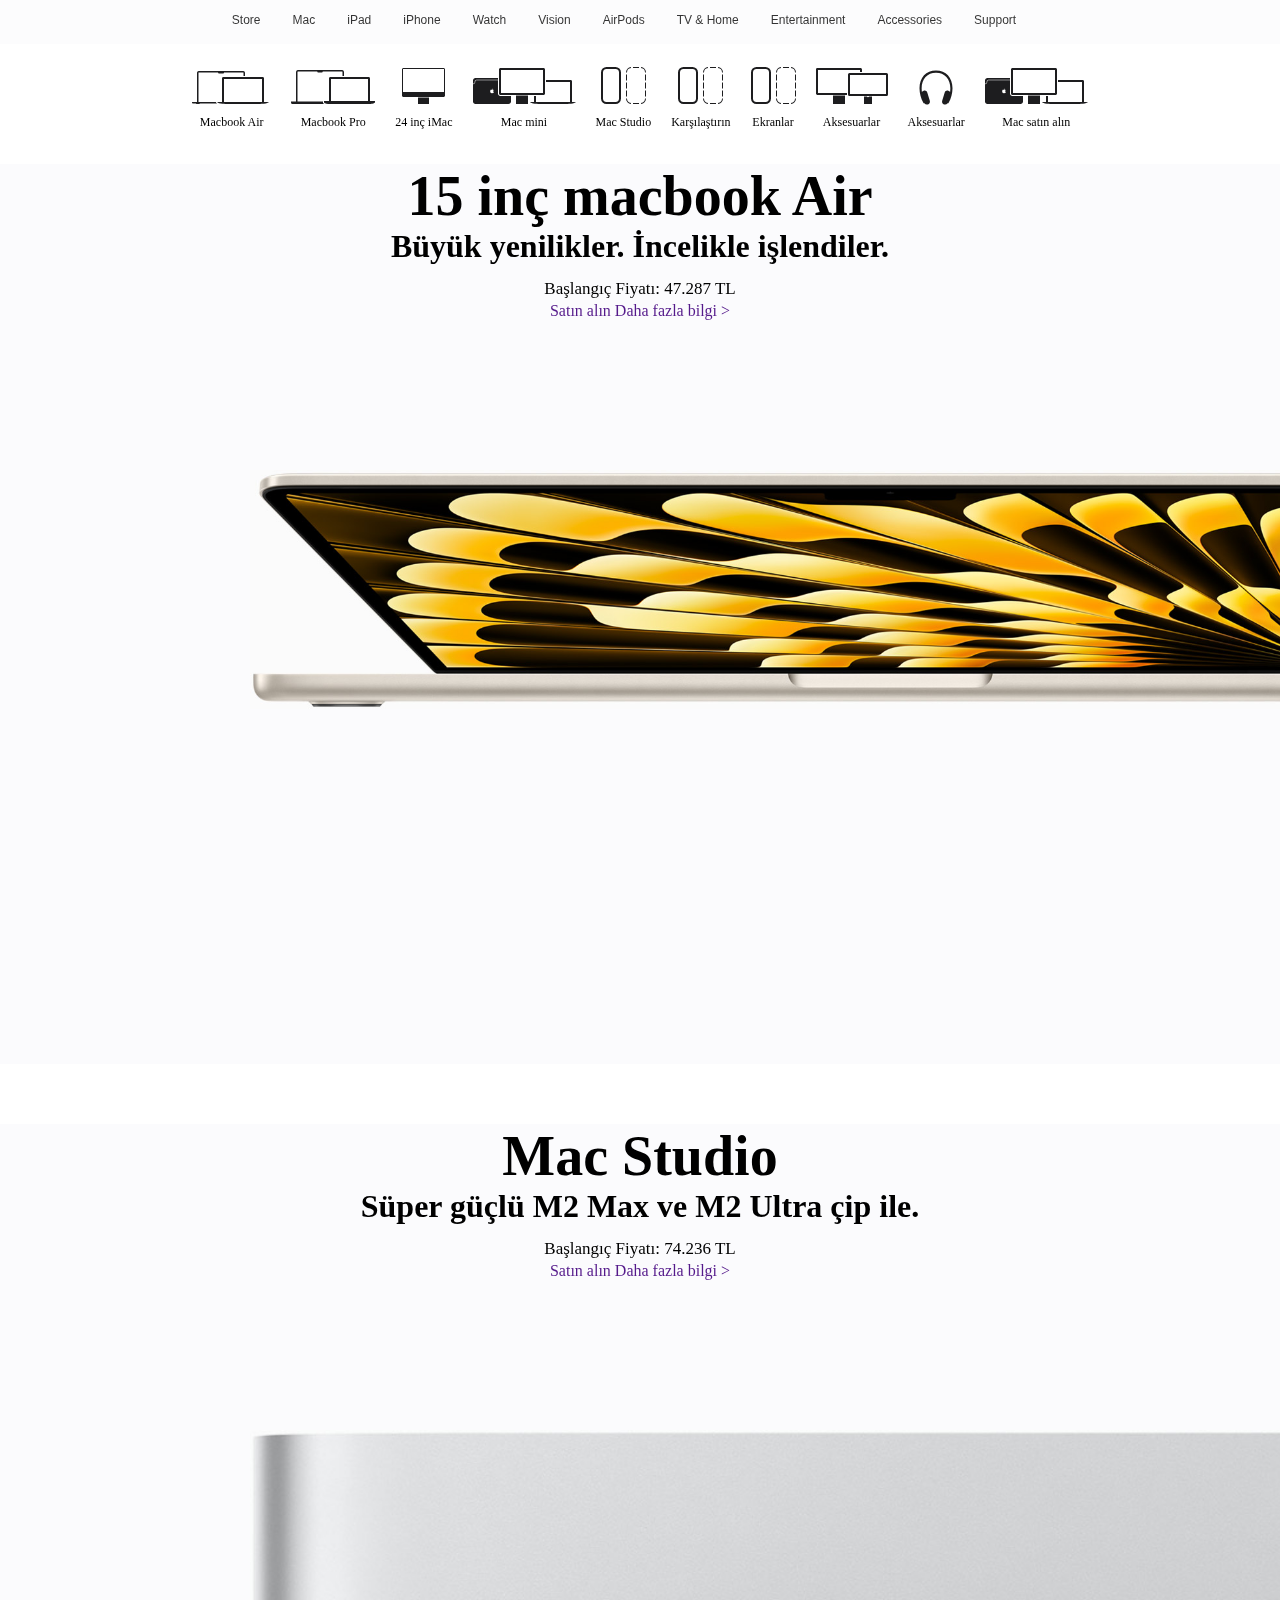
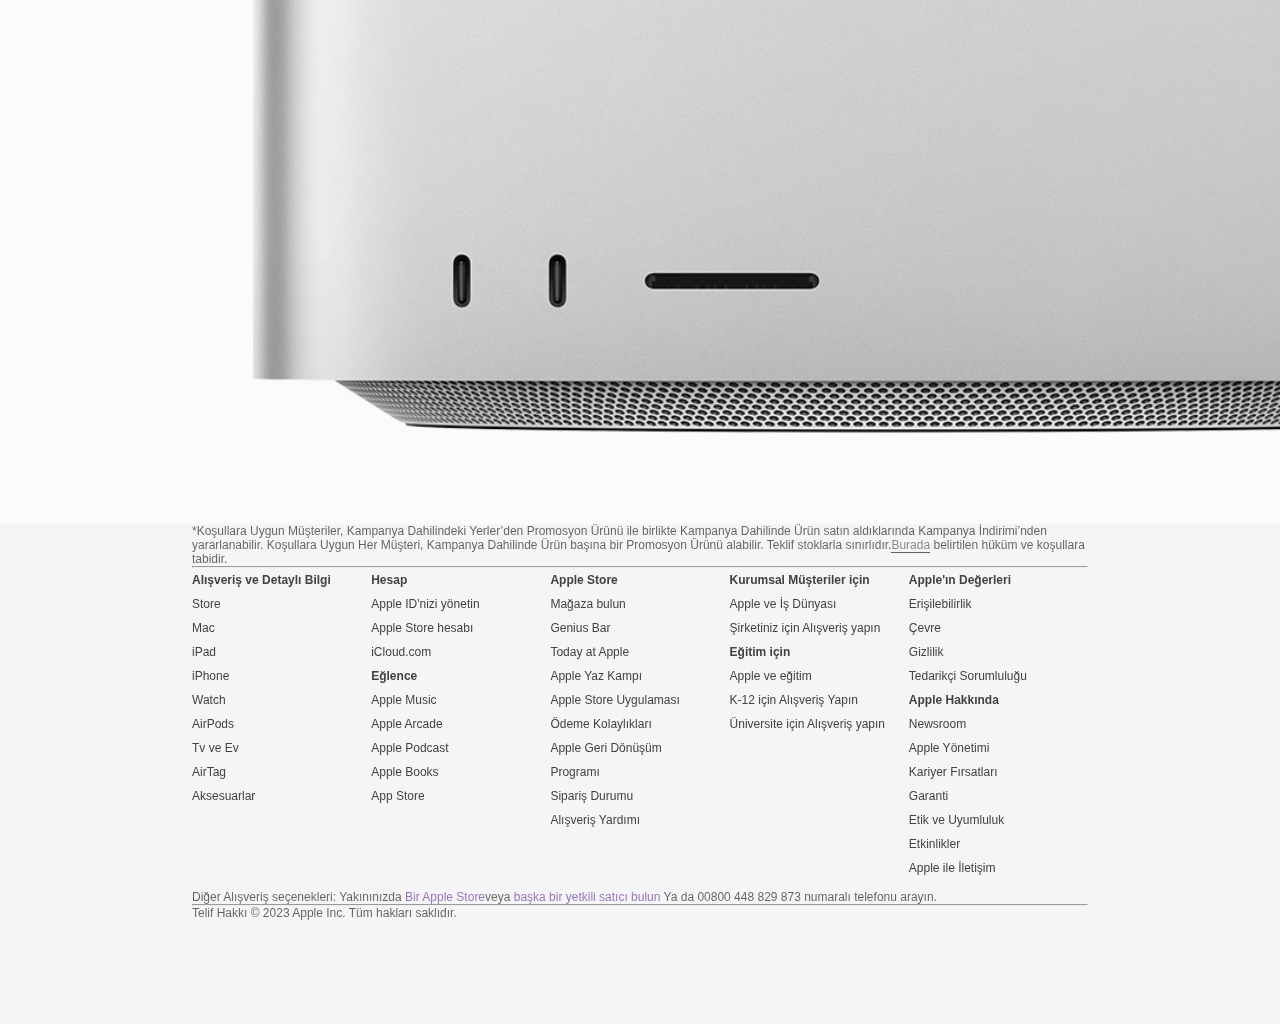
<file: apple-clone/mac.html>
<!DOCTYPE html>
<html lang="en">
  <head>
    <meta charset="UTF-8" />
    <meta http-equiv="X-UA-Compatible" content="IE=edge" />
    <meta name="viewport" content="width=device-width, initial-scale=1.0" />
    <title>Mac</title>
    <link
      rel="stylesheet"
      href="https://cdnjs.cloudflare.com/ajax/libs/font-awesome/6.4.2/css/all.min.css"
      integrity="sha512-z3gLpd7yknf1YoNbCzqRKc4qyor8gaKU1qmn+CShxbuBusANI9QpRohGBreCFkKxLhei6S9CQXFEbbKuqLg0DA=="
      crossorigin="anonymous"
      referrerpolicy="no-referrer"
    />
    <link
      href="https://cdn.jsdelivr.net/npm/bootstrap@5.3.2/dist/css/bootstrap.min.css"
      rel="stylesheet"
      integrity="sha384-T3c6CoIi6uLrA9TneNEoa7RxnatzjcDSCmG1MXxSR1GAsXEV/Dwwykc2MPK8M2HN"
      crossorigin="anonymous"
    />
    <link rel="stylesheet" href="./style.css" />
  </head>
  <body>
    <nav class="fixed-top">
      <ul>
        <li>
          <a style="font-size: 17px" href="./index.html"
            ><i class="fa-brands fa-apple"></i
          ></a>
        </li>
        <li><a href="">Store</a></li>
        <li><a href="mac.html">Mac</a></li>
        <li><a href="">iPad</a></li>
        <li><a href="">iPhone</a></li>
        <li><a href="">Watch</a></li>
        <li><a href="">Vision</a></li>
        <li><a href="">AirPods</a></li>
        <li><a href="">TV & Home</a></li>
        <li><a href="">Entertainment</a></li>
        <li><a href="">Accessories</a></li>
        <li><a href="support.html">Support</a></li>
        <li>
          <a href=""><i class="fa-solid fa-magnifying-glass"></i></a>
        </li>
        <li>
          <a href=""><i class="fa-solid fa-bag-shopping"></i></a>
        </li>
      </ul>
    </nav>
    <main class="mt-5">
      <div class="mac-mini-photos">
        <ul>
          <li>
            <a href=""
              ><div>
                <img
                  src="./img/macbookair_light__f0o95rwae8ae_large.svg"
                  alt=""
                />
              </div>
              <span>Macbook Air</span>
            </a>
          </li>
          <li>
            <a href=""
              ><div>
                <img
                  src="./img/macbook_pro_light__e791sjqzt32a_large.svg"
                  alt=""
                />
              </div>
              <span>Macbook Pro</span></a
            >
          </li>
          <li>
            <a href=""
              ><div>
                <img src="./img/imac_24_light__colyztscbeeu_large.svg" alt="" />
              </div>
              <span>24 inç iMac</span></a
            >
          </li>
          <li>
            <a href=""
              ><div>
                <img
                  src="./img/mac_shop_light__layuggud1xe2_large.svg"
                  alt=""
                />
              </div>
              <span>Mac mini</span></a
            >
          </li>
          <li>
            <a href=""
              ><div>
                <img
                  src="./img/mac_compare_light__emml1umdv9m6_large.svg"
                  alt=""
                />
              </div>
              <span>Mac Studio</span></a
            >
          </li>
          <li>
            <a href=""
              ><div>
                <img
                  src="./img/mac_compare_light__emml1umdv9m6_large.svg"
                  alt=""
                />
              </div>
              <span>Karşılaştırın</span></a
            >
          </li>
          <li>
            <a href=""
              ><div>
                <img
                  src="./img/mac_compare_light__emml1umdv9m6_large.svg"
                  alt=""
                />
              </div>
              <span>Ekranlar</span></a
            >
          </li>
          <li>
            <a href=""
              ><div>
                <img
                  src="./img/displays_light__ewxqx5obdxci_large.svg"
                  alt=""
                />
              </div>
              <span>Aksesuarlar</span></a
            >
          </li>
          <li>
            <a href=""
              ><div>
                <img
                  src="./img/mac_accessories_light__cuds10wyptyu_large.svg"
                  alt=""
                />
              </div>
              <span>Aksesuarlar</span></a
            >
          </li>
          <li>
            <a href=""
              ><div>
                <img
                  src="./img/mac_shop_light__layuggud1xe2_large.svg"
                  alt=""
                />
              </div>
              <span>Mac satın alın</span></a
            >
          </li>
        </ul>
      </div>
    </main>

    <div class="macbook-air-first pt-lg-5">
      <h2>15 inç macbook Air</h2>
      <p>Büyük yenilikler. İncelikle işlendiler.</p>
      <p><span>Başlangıç Fiyatı: 47.287 TL</span></p>
      <div class="mt-2 pb-4">
        <a class="bg-primary text-light rounded-pill p-2 me-2" href=""
          >Satın alın</a
        >
        <a href="">Daha fazla bilgi ></a>
      </div>
      <img src="./img/macbook-air-first.jpeg" alt="" />
    </div>

    <div class="mac-studio mt-3 pt-lg-5">
      <h2>Mac Studio</h2>
      <p>Süper güçlü M2 Max ve M2 Ultra çip ile.</p>
      <p><span>Başlangıç Fiyatı: 74.236 TL</span></p>
      <div class="mt-2 pb-4">
        <a class="bg-primary text-light rounded-pill p-2 me-2" href=""
          >Satın alın</a
        >
        <a href="">Daha fazla bilgi ></a>
      </div>
      <img src="./img/mac-studio.jpeg" alt="" />
    </div>

    <footer>
      <p>
        *Koşullara Uygun Müşteriler, Kampanya Dahilindeki Yerler’den Promosyon
        Ürünü ile birlikte Kampanya Dahilinde Ürün satın aldıklarında Kampanya
        İndirimi’nden yararlanabilir. Koşullara Uygun Her Müşteri, Kampanya
        Dahilinde Ürün başına bir Promosyon Ürünü alabilir. Teklif stoklarla
        sınırlıdır.<a
          style="color: #424245; border-bottom: 1px solid black"
          href="/tr/shop/back-to-school/terms-conditions"
          >Burada</a
        >
        belirtilen hüküm ve koşullara tabidir.
      </p>
      <hr />
      <div class="footer-menu">
        <div>
          <ul>
            <li>
              <a class="baslik" href="">Alışveriş ve Detaylı Bilgi</a>
              <a href="">Store</a>
              <a href="">Mac</a>
              <a href="">iPad</a>
              <a href="">iPhone</a>
              <a href="">Watch</a>
              <a href="">AirPods</a>
              <a href="">Tv ve Ev</a>
              <a href="">AirTag</a>
              <a href="">Aksesuarlar</a>
            </li>
          </ul>
        </div>
        <div>
          <ul>
            <li>
              <a class="baslik" href="">Hesap</a>
              <a href="">Apple ID'nizi yönetin</a>
              <a href="">Apple Store hesabı</a>
              <a href="">iCloud.com</a>
              <a class="baslik mt-3" href="">Eğlence</a>
              <a href="">Apple Music</a>
              <a href="">Apple Arcade</a>
              <a href="">Apple Podcast</a><a href="">Apple Books</a>
              <a href="">App Store</a>
            </li>
          </ul>
        </div>
        <div>
          <ul>
            <li>
              <a class="baslik" href="">Apple Store</a>
              <a href="">Mağaza bulun</a>
              <a href="">Genius Bar</a>
              <a href="">Today at Apple</a><a href="">Apple Yaz Kampı</a>
              <a href="">Apple Store Uygulaması</a>
              <a href="">Ödeme Kolaylıkları</a>
              <a href="">Apple Geri Dönüşüm Programı</a>
              <a href="">Sipariş Durumu</a>
              <a href="">Alışveriş Yardımı</a>
            </li>
          </ul>
        </div>
        <div>
          <ul>
            <li>
              <a class="baslik" href="">Kurumsal Müşteriler için</a>
              <a href="">Apple ve İş Dünyası</a>
              <a href="">Şirketiniz için Alışveriş yapın</a>
              <a class="baslik mt-3" href="">Eğitim için</a>
              <a href="">Apple ve eğitim</a>
              <a href="">K-12 için Alışveriş Yapın</a>
              <a href="">Üniversite için Alışveriş yapın</a>
            </li>
          </ul>
        </div>
        <div>
          <ul>
            <li>
              <a class="baslik" href="">Apple'ın Değerleri</a>
              <a href="">Erişilebilirlik</a>
              <a href="">Çevre</a>
              <a href="">Gizlilik</a>
              <a href="">Tedarikçi Sorumluluğu</a>
              <a class="baslik mt-3" href="">Apple Hakkında</a>
              <a href="">Newsroom</a>
              <a href="">Apple Yönetimi</a>
              <a href="">Kariyer Fırsatları</a>
              <a href="">Garanti</a>
              <a href="">Etik ve Uyumluluk</a>
              <a href="">Etkinlikler</a>
              <a href="">Apple ile İletişim</a>
            </li>
          </ul>
        </div>
      </div>
      <p>
        Diğer Alışveriş seçenekleri: Yakınınızda
        <span><a href="">Bir Apple Store</a></span
        >veya
        <span><a href="">başka bir yetkili satıcı bulun</a></span>
        Ya da 00800 448 829 873 numaralı telefonu arayın.
      </p>
      <hr />
      <p>Telif Hakkı © 2023 Apple Inc. Tüm hakları saklıdır.</p>
    </footer>
    <script
      src="https://cdn.jsdelivr.net/npm/bootstrap@5.3.2/dist/js/bootstrap.bundle.min.js"
      integrity="sha384-C6RzsynM9kWDrMNeT87bh95OGNyZPhcTNXj1NW7RuBCsyN/o0jlpcV8Qyq46cDfL"
      crossorigin="anonymous"
    ></script>
  </body>
</html>
</file>
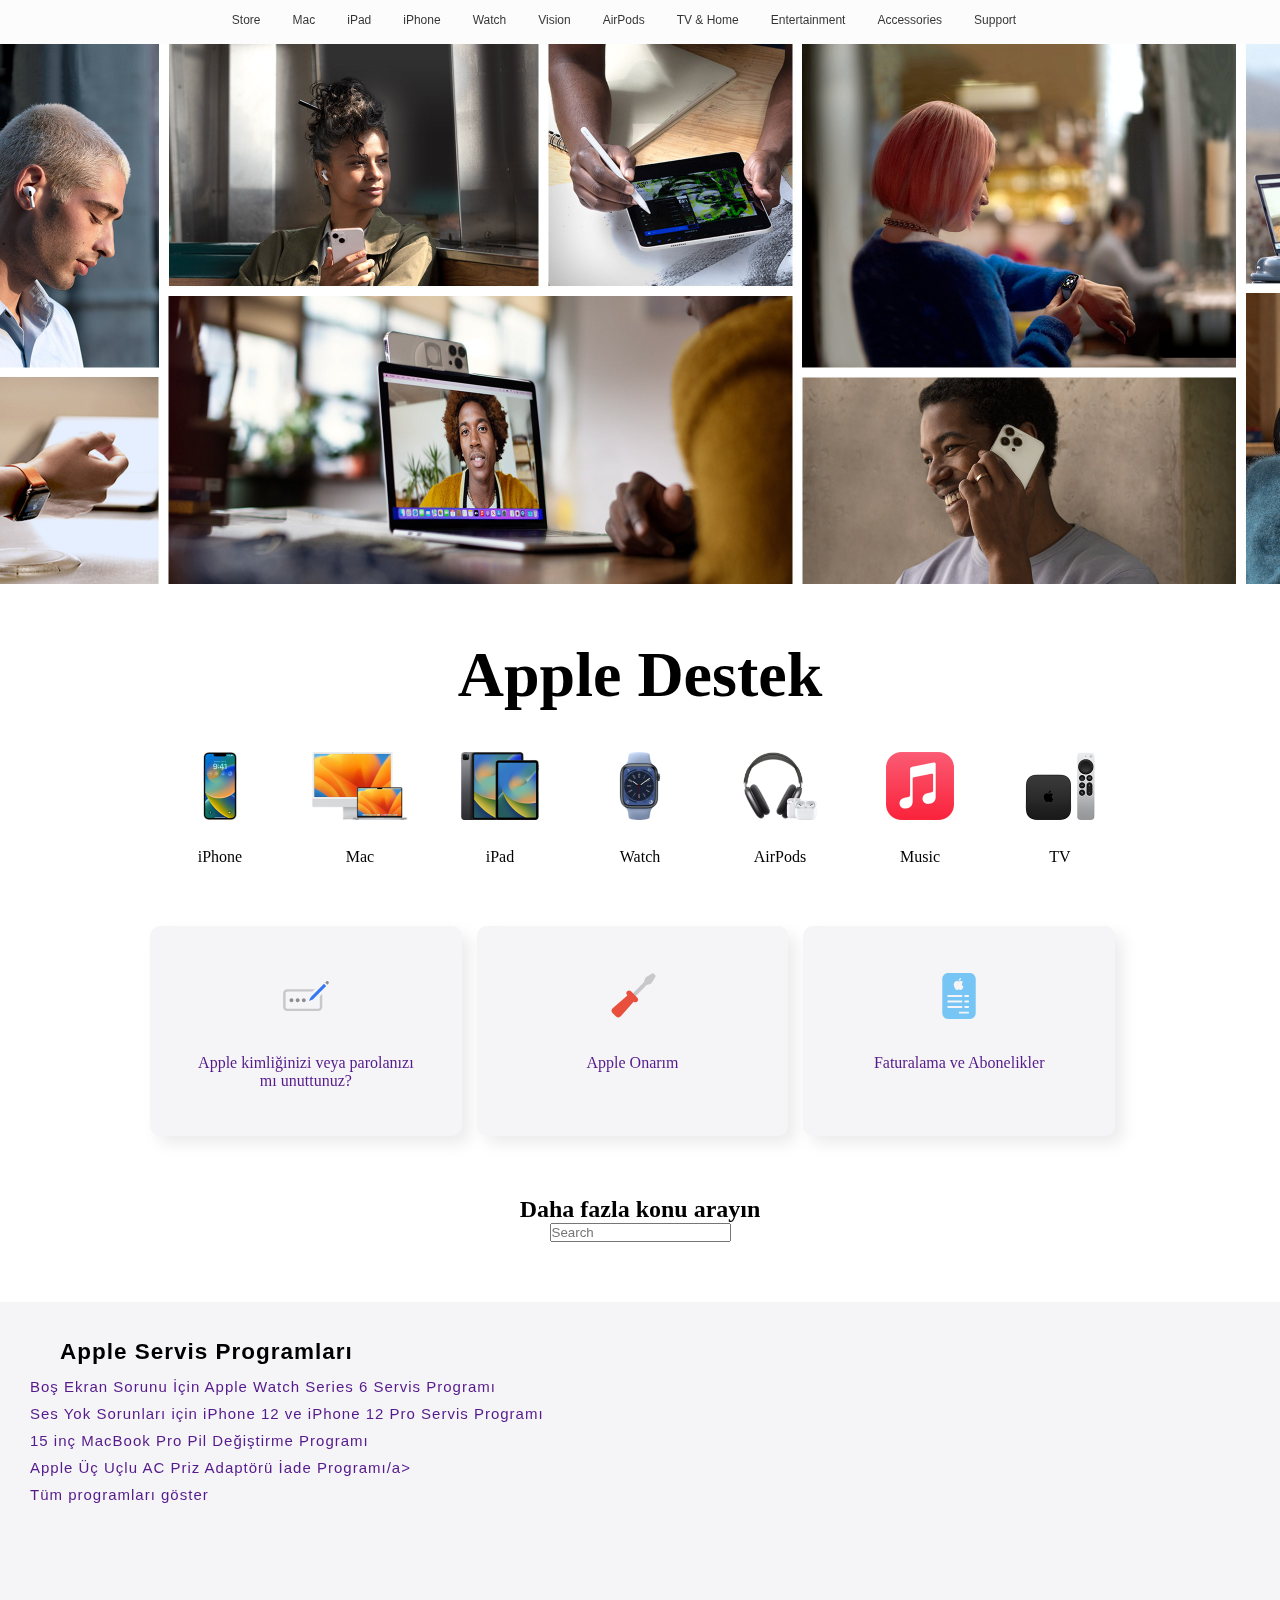
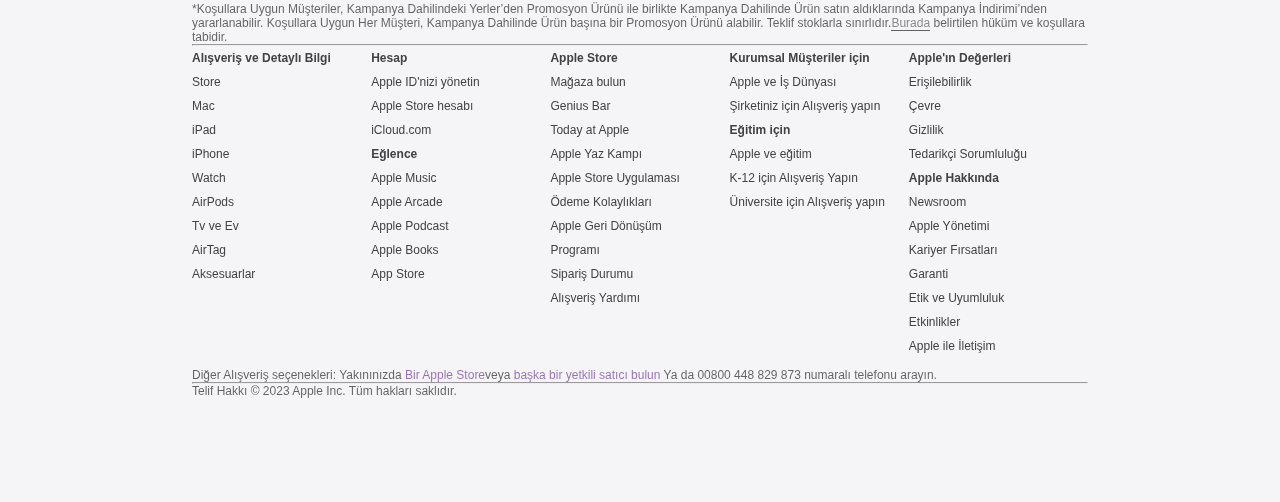
<file: apple-clone/support.html>
<!DOCTYPE html>
<html lang="en">
  <head>
    <meta charset="UTF-8" />
    <meta http-equiv="X-UA-Compatible" content="IE=edge" />
    <meta name="viewport" content="width=device-width, initial-scale=1.0" />
    <title>Apple Support</title>
    <link
      rel="stylesheet"
      href="https://cdnjs.cloudflare.com/ajax/libs/font-awesome/6.4.2/css/all.min.css"
      integrity="sha512-z3gLpd7yknf1YoNbCzqRKc4qyor8gaKU1qmn+CShxbuBusANI9QpRohGBreCFkKxLhei6S9CQXFEbbKuqLg0DA=="
      crossorigin="anonymous"
      referrerpolicy="no-referrer"
    />
    <link
      href="https://cdn.jsdelivr.net/npm/bootstrap@5.3.2/dist/css/bootstrap.min.css"
      rel="stylesheet"
      integrity="sha384-T3c6CoIi6uLrA9TneNEoa7RxnatzjcDSCmG1MXxSR1GAsXEV/Dwwykc2MPK8M2HN"
      crossorigin="anonymous"
    />
    <link rel="stylesheet" href="./style.css" />
  </head>
  <body>
    <nav class="fixed-top">
      <ul>
        <li>
          <a style="font-size: 17px;" href="./index.html"><i class="fa-brands fa-apple"></i></a>
        </li>
        <li><a href="">Store</a></li>
        <li><a href="mac.html">Mac</a></li>
        <li><a href="">iPad</a></li>
        <li><a href="">iPhone</a></li>
        <li><a href="">Watch</a></li>
        <li><a href="">Vision</a></li>
        <li><a href="">AirPods</a></li>
        <li><a href="">TV & Home</a></li>
        <li><a href="">Entertainment</a></li>
        <li><a href="">Accessories</a></li>
        <li><a href="support.html">Support</a></li>
        <li>
          <a href=""><i class="fa-solid fa-magnifying-glass"></i></a>
        </li>
        <li>
          <a href=""><i class="fa-solid fa-bag-shopping"></i></a>
        </li>
      </ul>
    </nav>
    <div class="hero-banner-img">
      <img src="./img/hero-banner-homepage.image.large_2x.jpg" alt="" />
    </div>
    <div class="page-title">
      <h1>Apple Destek</h1>
    </div>
    <div class="products">
      <div class="products-info">
        <a href="">
          <div class="products-img">
            <img src="img/image-grid-iphone_2x.png" alt="" />
          </div>
          <span> iPhone </span>
        </a>
      </div>
      <div class="products-info">
        <a href="">
          <div class="products-img">
            <img src="img/image-grid-mac_2x.png" alt="" />
          </div>
          <span> Mac </span>
        </a>
      </div>
      <div class="products-info">
        <a href="">
          <div class="products-img">
            <img src="img/image-grid-ipad_2x.png" alt="" />
          </div>
          <span> iPad </span>
        </a>
      </div>
      <div class="products-info">
        <a href="">
          <div class="products-img">
            <img src="img/image-grid-watch-_2x.png" alt="" />
          </div>
          <span> Watch </span>
        </a>
      </div>
      <div class="products-info">
        <a href="">
          <div class="products-img">
            <img src="img/image-grid-airpods_2x.png" alt="" />
          </div>
          <span> AirPods </span>
        </a>
      </div>
      <div class="products-info">
        <a href="">
          <div class="products-img">
            <img src="img/image-grid-music_2x.png" alt="" />
          </div>
          <span> Music </span>
        </a>
      </div>
      <div class="products-info">
        <a href="">
          <div class="products-img">
            <img src="img/image-grid-tv_2x.png" alt="" />
          </div>
          <span> TV </span>
        </a>
      </div>
    </div>
    <div class="title-content">
      <div class="content-info">
        <a href="">
          <div class="content-img" >
            <img src="img/tile-topic-password_2x.svg" alt="" />
            <p>Apple kimliğinizi veya parolanızı mı unuttunuz?</p>
          </div>
        </a>
      </div>
      <div class="content-info">
        <a href="">
          <div class="content-img" >
            <img src="img/tile-topic-repair_2x.svg" alt="" />
            <p>Apple Onarım</p>
          </div>
        </a>
      </div>
      <div class="content-info">
        <a href="">
          <div class="content-img" >
            <img src="img/tile-topic-billing_2x.svg" alt="" />
            <p>Faturalama ve Abonelikler</p>
          </div>
        </a>
      </div>
    </div>
    <div class="search">
        <h2>Daha fazla konu arayın</h2>
        <div class="input-group rounded">
            <input type="search" class="form-control rounded" placeholder="Search" aria-label="Search" aria-describedby="search-addon" />
            <span class="input-group-text border-0" id="search-addon">
              <i class="fas fa-search"></i>
            </span>
          </div>
    </div>
    <div class="programs">
        <div class="program-madde">
            <h2>Apple Servis Programları</h2>
            <ul>
                <li><a href="">Boş Ekran Sorunu İçin Apple Watch Series 6 Servis Programı</a></li>
                <li><a href="">Ses Yok Sorunları için iPhone 12 ve iPhone 12 Pro Servis Programı</a></li>
                <li><a href="">15 inç MacBook Pro Pil Değiştirme Programı</a></li>
                <li><a href="">Apple Üç Uçlu AC Priz Adaptörü İade Programı/a></li>
                <li><a href="">Tüm programları göster</a></li>

            </ul>
        </div>
    </div>
    <footer>
        <p>
          *Koşullara Uygun Müşteriler, Kampanya Dahilindeki Yerler’den Promosyon
          Ürünü ile birlikte Kampanya Dahilinde Ürün satın aldıklarında Kampanya
          İndirimi’nden yararlanabilir. Koşullara Uygun Her Müşteri, Kampanya
          Dahilinde Ürün başına bir Promosyon Ürünü alabilir. Teklif stoklarla
          sınırlıdır.<a style="color: #424245; border-bottom:1px solid black;" href="/tr/shop/back-to-school/terms-conditions">Burada</a> belirtilen
          hüküm ve koşullara tabidir.
        </p>
        <hr />
        <div class="footer-menu">
          <div>
            <ul>
              <li>
                <a class="baslik" href="">Alışveriş ve Detaylı Bilgi</a>
                <a href="">Store</a>
                <a href="">Mac</a>
                <a href="">iPad</a>
                <a href="">iPhone</a>
                <a href="">Watch</a>
                <a href="">AirPods</a>
                <a href="">Tv ve Ev</a>
                <a href="">AirTag</a>
                <a href="">Aksesuarlar</a>
              </li>
            </ul>
          </div>
          <div>
            <ul>
              <li>
                <a class="baslik"  href="">Hesap</a>
                <a href="">Apple ID'nizi yönetin</a>
                <a href="">Apple Store hesabı</a>
                <a href="">iCloud.com</a>
                <a class="baslik mt-3"  href="">Eğlence</a>
                <a href="">Apple Music</a>
                <a href="">Apple Arcade</a>
                <a href="">Apple Podcast</a><a href="">Apple Books</a>
                <a href="">App Store</a>
              </li>
            </ul>
          </div>
          <div>
            <ul>
              <li>
                <a class="baslik"  href="">Apple Store</a>
                <a href="">Mağaza bulun</a>
                <a href="">Genius Bar</a>
                <a href="">Today at Apple</a><a href="">Apple Yaz Kampı</a>
                <a href="">Apple Store Uygulaması</a>
                <a href="">Ödeme Kolaylıkları</a>
                <a href="">Apple Geri Dönüşüm Programı</a>
                <a href="">Sipariş Durumu</a>
                <a href="">Alışveriş Yardımı</a>
              </li>
            </ul>
          </div>
          <div>
            <ul>
              <li>
                <a class="baslik"  href="">Kurumsal Müşteriler için</a>
                <a href="">Apple ve İş Dünyası</a>
                <a href="">Şirketiniz için Alışveriş yapın</a>
                <a class="baslik mt-3"  href="">Eğitim için</a>
                <a href="">Apple ve eğitim</a>
                <a href="">K-12 için Alışveriş Yapın</a>
                <a href="">Üniversite için Alışveriş yapın</a>
              </li>
            </ul>
          </div>
          <div>
            <ul>
              <li>
                <a class="baslik"  href="">Apple'ın Değerleri</a>
                <a href="">Erişilebilirlik</a>
                <a href="">Çevre</a>
                <a href="">Gizlilik</a>
                <a href="">Tedarikçi Sorumluluğu</a>
                <a class="baslik mt-3"  href="">Apple Hakkında</a>
                <a href="">Newsroom</a>
                <a href="">Apple Yönetimi</a>
                <a href="">Kariyer Fırsatları</a>
                <a href="">Garanti</a>
                <a href="">Etik ve Uyumluluk</a>
                <a href="">Etkinlikler</a>
                <a href="">Apple ile İletişim</a>
              </li>
            </ul>
          </div>
        </div>
        <p>
          Diğer Alışveriş seçenekleri: Yakınınızda <span><a href="">Bir Apple Store</a></span>veya 
          <span><a href="">başka bir yetkili satıcı bulun</a></span>
          Ya da 00800 448 829 873 numaralı telefonu arayın.
        </p>
        <hr>
        <p>Telif Hakkı © 2023 Apple Inc. Tüm hakları saklıdır.</p>
      </footer>



    <script
      src="https://cdn.jsdelivr.net/npm/bootstrap@5.3.2/dist/js/bootstrap.bundle.min.js"
      integrity="sha384-C6RzsynM9kWDrMNeT87bh95OGNyZPhcTNXj1NW7RuBCsyN/o0jlpcV8Qyq46cDfL"
      crossorigin="anonymous"
    ></script>
  </body>
</html>
</file>
<file: apple-clone/style.css>
* {
    margin: 0;
    padding: 0;
  }
  a {
    text-decoration: none;
  }
  li {
    list-style-type: none;
  }
  
  /* navbar baslangic */
  nav {
    display: flex;
    width: 100%;
    justify-content: center;
    height: 44px;
    font-family: SF Pro Text, SF Pro Icons, Helvetica Neue, Helvetica, Arial,
      sans-serif;
    background-color: rgba(251, 251, 253, 0.8);
    backdrop-filter: saturate(180%) blur(20px);
  }
  nav ul {
    display: flex;
    
  }
  nav ul li {
    display: flex;
    margin: 0 8px;
    padding: 0 8px;
    height: 40px;
    font-size: 12px;
    font-weight: 400;
    justify-content: center;
    align-items: center;
    line-height: 1;
  }
  nav ul li a {
    color: rgba(0, 0, 0, 0.8);
  }
  
  /* header */
  
  .header-image {
    height: 700px;
    background-image: url(./img/iphone15.jpg);
    background-size: cover;
    background-repeat: no-repeat;
    background-position: 50% 50%;
    width: 100%;
    /* background-position: ; */
  }
  
  .iPhone-15 {
    text-align: center;
    padding: 50px;
    height: 400px;
  }
  header .iPhone-15 h2 {
    color: white;
    font-size: 56px;
    line-height: 1.07143;
    font-weight: 600;
    letter-spacing: -0.005em;
    font-family: "SF Pro Display", "SF Pro Icons", "Helvetica Neue", "Helvetica",
      "Arial", sans-serif;
  }
  
  header .iPhone-15 h3 {
    color: white;
    font-size: 28px;
    line-height: 1.10722;
    font-weight: 400;
    letter-spacing: 0.004em;
    font-family: "SF Pro Display", "SF Pro Icons", "Helvetica Neue", "Helvetica",
      "Arial", sans-serif;
    margin-top: 6px;
  }
  
  header .iPhone-15 p {
    font-size: 21px;
    line-height: 1.19048;
    font-weight: 400;
    letter-spacing: 0.011em;
    font-family: "SF Pro Display", "SF Pro Icons", "Helvetica Neue", "Helvetica",
      "Arial", sans-serif;
    color: #86868b;
    margin-top: 15px;
  }
  
  header .header-links a {
    text-decoration: none;
    color: #2997ff;
    display: inline-block;
    font-size: 21px;
    font-weight: bold;
    line-height: 1.381;
    /* font-weight: 400; */
    letter-spacing: 0.011em;
    font-family: "SF Pro Display", "SF Pro Icons", "Helvetica Neue", Helvetica,
      Arial, sans-serif;
    position: relative;
    z-index: 4;
    margin-right: 40px;
  }
  
  /* section iphone15 */
  .section-image {
    height: 650px;
    background-image: url(./img/iphone15-2.jpg);
    background-size: cover;
    background-repeat: no-repeat;
    background-position: 50% 50%;
    width: 100%;
    /* height: 580px;
    background-image: url(./img/macbook-air-first.jpeg);
    background-size: cover;
    background-repeat: no-repeat;
    background-position: 50% 50%;
    width: 100%; */
  }
  section .iPhone-15 h2 {
    color: black;
    font-size: 56px;
    line-height: 1.07143;
    font-weight: 600;
    letter-spacing: -0.005em;
    font-family: "SF Pro Display", "SF Pro Icons", "Helvetica Neue", "Helvetica",
      "Arial", sans-serif;
  }
  
  section .iPhone-15 h3 {
    color: black;
    font-size: 28px;
    line-height: 1.10722;
    font-weight: 400;
    letter-spacing: 0.004em;
    font-family: "SF Pro Display", "SF Pro Icons", "Helvetica Neue", "Helvetica",
      "Arial", sans-serif;
    margin-top: 6px;
  }
  
  section .iPhone-15 p {
    font-size: 21px;
    line-height: 1.19048;
    font-weight: 400;
    letter-spacing: 0.011em;
    font-family: "SF Pro Display", "SF Pro Icons", "Helvetica Neue", "Helvetica",
      "Arial", sans-serif;
    color: #86868b;
    margin-top: 15px;
  }
  
  /* 
  section apple watch */
  
  .watch-image {
    padding: 50px;
    height: 400px;
    text-align: center;
    margin-top: 10px;
    background-image: url(./img/watch.jpg);
    background-size: cover;
    background-repeat: no-repeat;
    background-position: 50% 50%;
    width: 100%;
    height: 800px;
  }
  
  section .Watch h2 {
    font-size: 56px;
    line-height: 1.07143;
    font-weight: 600;
    letter-spacing: -0.005em;
    font-family: "SF Pro Display", "SF Pro Icons", "Helvetica Neue", "Helvetica",
      "Arial", sans-serif;
  }
  
  section .Watch h3 {
    color: black;
    font-size: 28px;
    line-height: 1.10722;
    font-weight: 400;
    letter-spacing: 0.004em;
    font-family: "SF Pro Display", "SF Pro Icons", "Helvetica Neue", "Helvetica",
      "Arial", sans-serif;
    margin-top: 6px;
  }
  
  section .Watch p {
    font-size: 21px;
    line-height: 1.19048;
    font-weight: 400;
    letter-spacing: 0.011em;
    font-family: "SF Pro Display", "SF Pro Icons", "Helvetica Neue", "Helvetica",
      "Arial", sans-serif;
    color: #86868b;
    margin-top: 15px;
  }

  /* section apple-watch2 ikili fotolar */
  .cift-foto{
    margin-top: 10px;
    width: 100%;
    height: 1900px;
    text-align: center;
  }
  /* .watch-ultra2 , .carbon-neutral{display: inline-block} */


  section .watch-ultra2{
    width: 45%;
    height: 600px;
    padding: 40px;
    margin-left: 50px;
    background-image: url(./img/apple-watch2.jpeg);
    background-size: cover;
    background-position: 50%;
    text-align: center;
  }
  section .watch-ultra2 img{
    width: 25%;
  }

  section .watch-ultra2 h3 {
    color: black;
    font-size: 21px;
    line-height: 1.10722;
    font-weight: 400;
    letter-spacing: 0.004em;
    font-family: "SF Pro Display", "SF Pro Icons", "Helvetica Neue", "Helvetica",
      "Arial", sans-serif;
    margin-top: 6px;
  }
  
  section .watch-ultra2 p {
    font-size: 21px;
    line-height: 1.19048;
    font-weight: 400;
    letter-spacing: 0.011em;
    font-family: "SF Pro Display", "SF Pro Icons", "Helvetica Neue", "Helvetica",
      "Arial", sans-serif;
    color: #86868b;
    margin-top: 15px;
  }

  .carbon-neutral{
    width: 49%;
    height: 600px;  
    padding: 40px;
    background-image: url("./img/apple-watch3.jpeg");
    background-size: cover;
    background-position: 50%;
    text-align: center;
  }
.carbon-neutral img{
  width: 40%;
}
  section .carbon-neutral h3 {
    color: black;
    font-size: 21px;
    line-height: 1.10722;
    font-weight: 400;
    letter-spacing: 0.004em;
    font-family: "SF Pro Display", "SF Pro Icons", "Helvetica Neue", "Helvetica",
      "Arial", sans-serif;
    margin-top: 6px;
  }
  
  section .carbon-neutral p {
    font-size: 21px;
    line-height: 1.19048;
    font-weight: 400;
    letter-spacing: 0.011em;
    font-family: "SF Pro Display", "SF Pro Icons", "Helvetica Neue", "Helvetica",
      "Arial", sans-serif;
    color: #86868b;
    margin-top: 15px;
  }

  .watch-SE{
    margin-top: 20px;
    width: 48%;
    height: 600px;
    margin-left: 10px;
    padding: 40px;
    background-image: url("./img/promo_apple_watch_se_order__j70okzn28uye_large_2x.jpg");
    background-size: cover;
    background-position: 50%;
    text-align: center;
  }
  section .watch-SE h3 {
    color: black;
    font-size: 21px;
    line-height: 1.10722;
    font-weight: 400;
    letter-spacing: 0.004em;
    font-family: "SF Pro Display", "SF Pro Icons", "Helvetica Neue", "Helvetica",
      "Arial", sans-serif;
    margin-top: 6px;
  }
  section .watch-SE img{
    width: 20%;
  }

   .ozel-fiyat-mac{
    margin-top: 20px;
    width: 48%;
    height: 600px;
    margin-left: 10px;
    padding: 40px;
    background-image: url("./img/promo_bts2023_startframe__exvt2t1iuxme_large_2x.jpg");
    background-size: cover;
    background-position: 50%;
    text-align: center;
  }
    section .ozel-fiyat-mac h3 {
    color: black;
    font-size: 21px;
    line-height: 1.10722;
    font-weight: 400;
    letter-spacing: 0.004em;
    font-family: "SF Pro Display", "SF Pro Icons", "Helvetica Neue", "Helvetica",
      "Arial", sans-serif;
    margin-top: 6px;
  }
    section .ozel-fiyat-mac p {
    font-size: 21px;
    line-height: 1.19048;
    font-weight: 400;
    letter-spacing: 0.011em;
    font-family: "SF Pro Display", "SF Pro Icons", "Helvetica Neue", "Helvetica",
      "Arial", sans-serif;
    color: #86868b;
    margin-top: 15px;
  }

.onbes-inc-macbookair{
    margin-top: 20px;
    width: 48%;
    height: 600px;
    margin-left: 10px;
    padding: 40px;
    background-image: url("./img/promo_macbook_air_15_midnight__3zojl1nanrme_large_2x.jpg");
    background-size: cover;
    background-position: 50%;
    text-align: center;
  }
section .onbes-inc-macbookair h3 {
    color: black;
    font-size: 32px;
    line-height: 1.10722;
    font-weight: 600;
    letter-spacing: 0.004em;
    font-family: "SF Pro Display", "SF Pro Icons", "Helvetica Neue", "Helvetica",
      "Arial", sans-serif;
    margin-top: 6px;
  }
  section .onbes-inc-macbookair p {
    font-size: 19px;
    line-height: 1.19048;
    font-weight: 400;
    letter-spacing: 0.011em;
    font-family: "SF Pro Display", "SF Pro Icons", "Helvetica Neue", "Helvetica",
      "Arial", sans-serif;
    color: #86868b;
    margin-top: 15px;
  }

  .iPad-Pro{
    margin-top: 20px;
    width: 48%;
    height: 600px;
    margin-left: 10px;
    padding: 40px;
    background-image: url("./img/promo_ipadpro_refresh__evi9utuixwuq_large_2x.jpg");
    background-size: cover;
    background-position: 50%;
    text-align: center;
  }
  .iPad-Pro h3{
    color: white;
    font-size: 32px;
    line-height: 1.10722;
    font-weight: 600;
    letter-spacing: 0.004em;
    font-family: "SF Pro Display", "SF Pro Icons", "Helvetica Neue", "Helvetica",
      "Arial", sans-serif;
    margin-top: 6px;
  }
  .iPad-Pro p{
    font-size: 19px;
    line-height: 1.19048;
    font-weight: 400;
    letter-spacing: 0.011em;
    font-family: "SF Pro Display", "SF Pro Icons", "Helvetica Neue", "Helvetica",
      "Arial", sans-serif;
    color: #86868b;
    margin-top: 15px;
  }

  /* footer */

footer{
  width: auto;
  height: 500px;
  padding: 0 15% 0 15%;
  background-color: #f5f5f7;;
}
footer p{
  font-size: 12px;
  font-weight: 400;
  font-family: "SF Pro Text","Myriad Set Pro","SF Pro Icons","Apple Legacy Chevron","Helvetica Neue","Helvetica","Arial",sans-serif;
  opacity: 0.6;
}

footer .footer-menu{
  display: flex;
  
}
footer div{
  display: flex;
  flex: 1;
}
footer ul{
  display: flex;
}
footer div ul li{
  width: 100%;
  display: block;
  font-size: 12px;
  line-height: 2;
  font-family: "SF Pro Text","Myriad Set Pro","SF Pro Icons","Apple Legacy Chevron","Helvetica Neue","Helvetica","Arial",sans-serif;
  font-weight: 400;
  margin-right: 20px;
  margin-bottom: 0.8em;
}
footer div a{
  display: block;
  color: #424245;
}
.baslik{
  font-weight: bold;
}

/* support-html */

.hero-banner-img{
  width: 100%;
  height: 540px;
}
.hero-banner-img img{
  width: 110%;
  height: 540px;
  object-fit: cover;
}
.page-title{
  text-align: center;
  width:100% ;
}
.page-title h1{
  font-size: 64px;
  margin-top: 54px;
}
.products{
  margin-top: 40px;
  display: flex;
    flex: 1;
    justify-content: space-around;
    margin-left: auto;
    margin-right: auto;
    width: 980px;
}
.products-info{
 width: calc(100%/7);
 text-align: center;
}

.products-img img{
  height: 68px;
  margin-bottom: 24px;
}

.products-info span{
  color: black;
}
.products-info span:hover{
  border-bottom: 2px solid black;
}
.title-content{
  display: flex;
  margin-left: auto;
  margin-right: auto;
  width: 980px;
  height: 210px;
  margin-top: 60px;
  
}
.content-info{
  text-align: center;
  width: calc(100%/3);
  background-color:#f5f5f7 ;
  border-radius: 10px;
  margin-right: 15px;
  box-shadow: 8px 8px 16px 0 rgba(0, 0, 0, 0.08);
}
.content-img{
  padding: 40px;
  
}
.content-img img{
  width: 60px;
  height: 60px;
  margin-bottom: 24px;
}
.content-info:hover{
  transform: scale(1.05);
  transition: all ease 1..08s;
}
.search{
  margin-top: 60px;
  margin-left: auto;
  margin-right: auto;
  width: 75%;
  text-align: center;
}

.programs{
margin-top: 60px;
height: 300px;
display: flex;
width: 100%;
background-color:#f5f5f7 ;
}

.program-madde{
  margin: 30px;
  height: 300px;
  width: 50%;
  font-weight: 400px;
  line-height: 1.8;
  font-size: 15px;
  letter-spacing: 1px;
  font-family: "SF Pro Text", "SF Pro Icons", "Helvetica Neue", "Helvetica", "Arial", sans-serif;
}
.program-madde h2{
  margin-left: 30px;
}

/* Mac */
main {
  height: 60px;
}
main .mac-mini-photos{
  display: flex;
  justify-content: center;
  height: 70px;
}
main .mac-mini-photos ul{
  display: flex;
  text-align: center;
  padding:10px 0;
}
main .mac-mini-photos ul li{
  display: block;
  margin: 0 10px;
}
main .mac-mini-photos a{
  color: black;
  font-size: 12px;
}


.macbook-air-first{
  margin-top: 60px;
  height: 900px;
  background-color: #fbfbfd;
  text-align: center;
}

.macbook-air-first h2{
  font-size: 56px;
}
.macbook-air-first p{
  font-size: 32px;
  font-weight: 600;
}
.macbook-air-first p span{
  font-size: 17px;
  font-weight: 400;
}
.macbook-air-info{
  height: 40px;
}
.macbook-air-first img{
  width: 100%;
  padding:0 250px;
  margin: 150px 0;
}

.mac-studio{
  margin-top: 60px;
  height: 1000px;
  text-align: center;
  background-color: #fbfbfd;
}
.mac-studio h2{
  font-size: 56px;
}
.mac-studio p{
  font-size: 32px;
  font-weight: 600;
}
.mac-studio p span{
  font-size: 17px;
  font-weight: 400;
}
.mac-studio img{
  width: 100%;
  padding:0 250px;
  margin: 150px 0;
}
</file>
